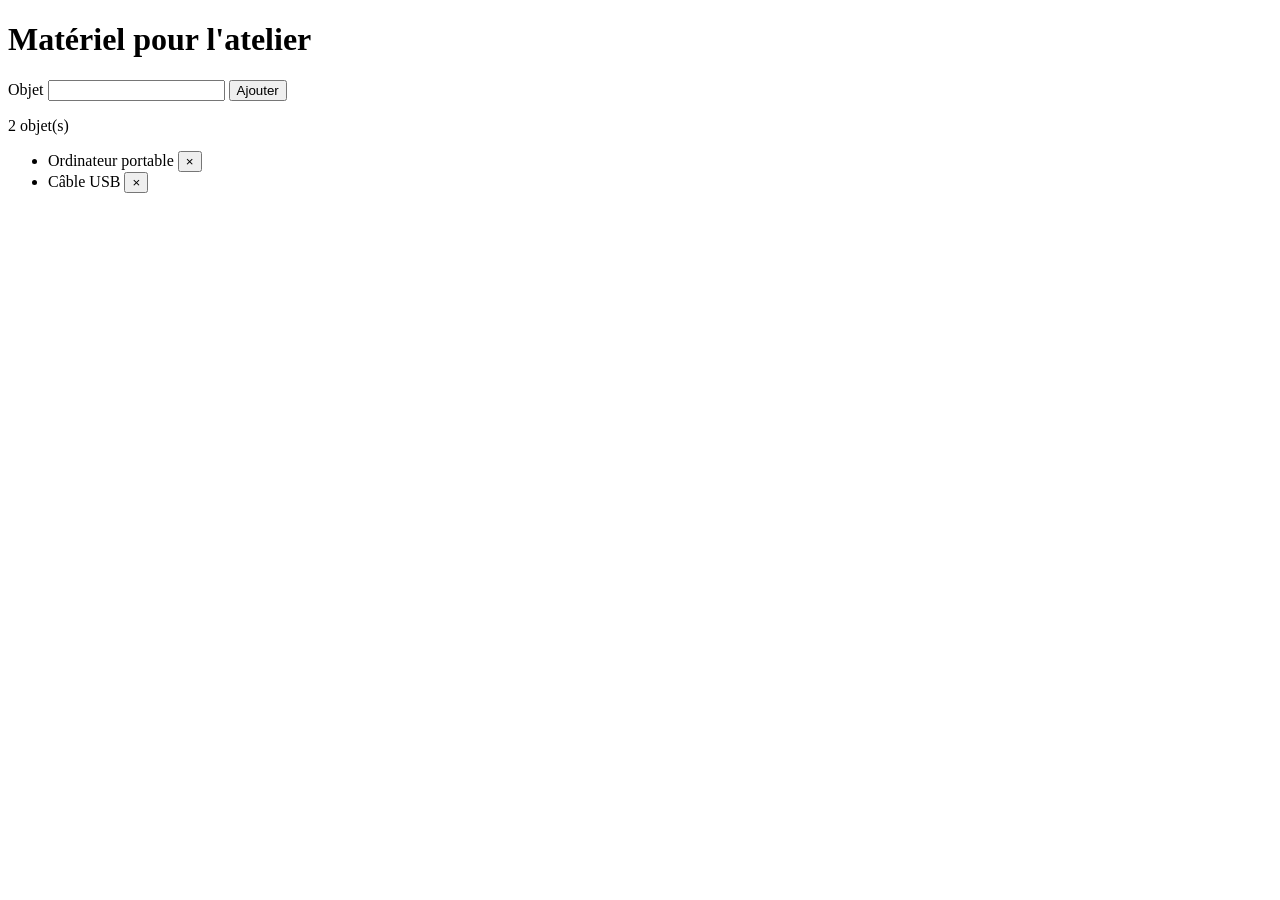
<file: semaines/S03-javascript/live-coding/demo/index.html>
<!DOCTYPE html>
<html lang="fr">
<head>
  <meta charset="UTF-8">
  <meta name="viewport" content="width=device-width, initial-scale=1">
  <title>Démo JS : matériel</title>
</head>
<body>
  <h1>Matériel pour l'atelier</h1>
  <form id="add-form">
    <label for="item">Objet</label>
    <input type="text" id="item" name="item">
    <button type="submit">Ajouter</button>
    <small id="item-error"></small>
  </form>
  <p id="count"></p>
  <ul id="list">
    <li>Ordinateur portable <button type="button" class="remove">×</button></li>
    <li>Câble USB <button type="button" class="remove">×</button></li>
  </ul>
  <script src="app.js" defer></script>
</body>
</html>
</file>
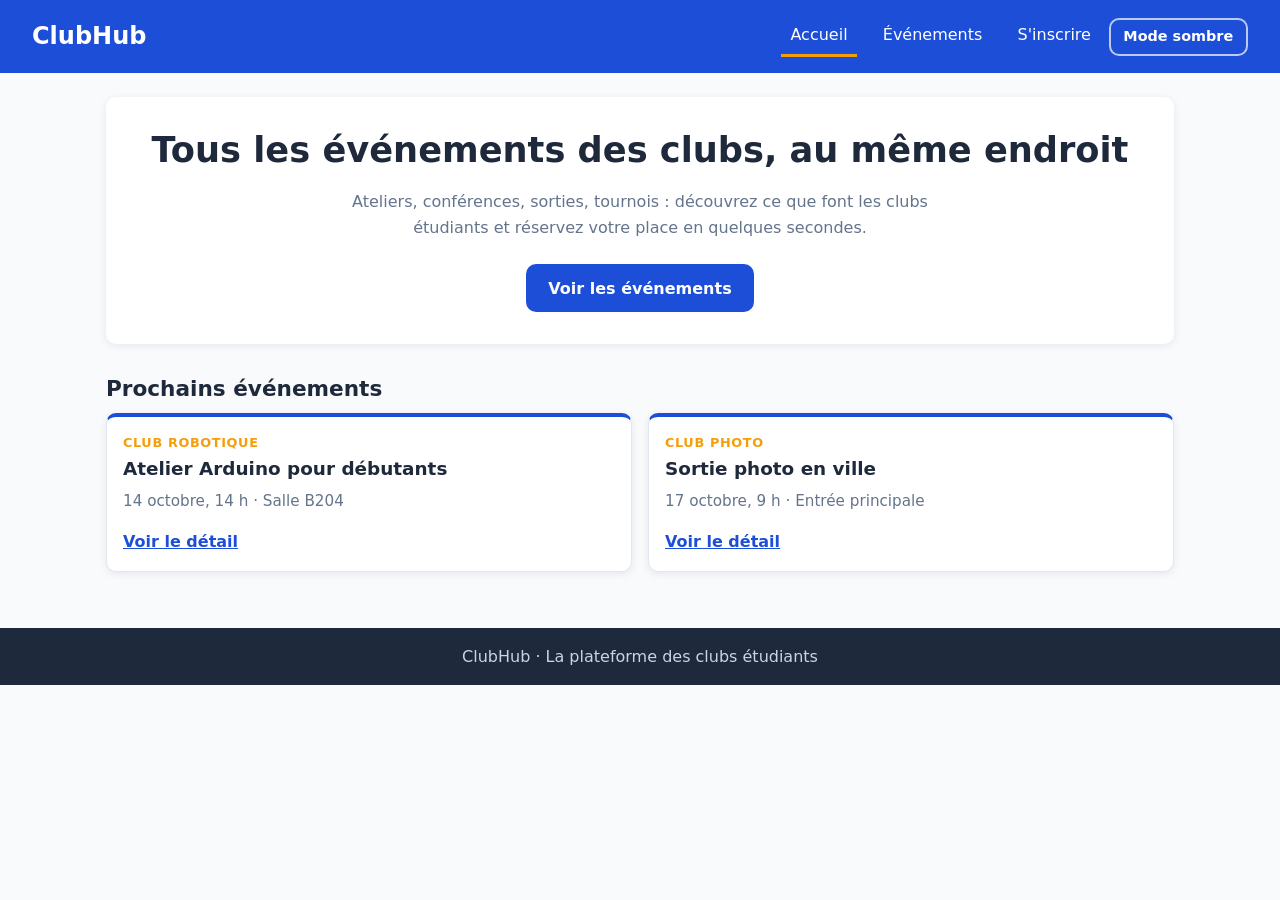
<file: semaines/S03-javascript/tp2/solution/index.html>
<!DOCTYPE html>
<html lang="fr">
<head>
  <meta charset="UTF-8">
  <meta name="viewport" content="width=device-width, initial-scale=1">
  <title>ClubHub : les événements des clubs étudiants</title>
  <link rel="stylesheet" href="css/style.css">
</head>
<body>
  <header class="site-header">
    <a class="logo" href="index.html">ClubHub</a>
    <nav>
      <ul>
        <li><a href="index.html" aria-current="page">Accueil</a></li>
        <li><a href="evenements.html">Événements</a></li>
        <li><a href="evenement.html">S'inscrire</a></li>
      </ul>
    </nav>
    <button type="button" class="theme-toggle" aria-pressed="false">Mode sombre</button>
  </header>

  <main>
    <section class="hero">
      <h1>Tous les événements des clubs, au même endroit</h1>
      <p>Ateliers, conférences, sorties, tournois : découvrez ce que font les clubs étudiants et réservez votre place en quelques secondes.</p>
      <a class="button" href="evenements.html">Voir les événements</a>
    </section>

    <section>
      <h2>Prochains événements</h2>
      <div class="event-list">
        <article class="event-card">
          <p class="club">Club Robotique</p>
          <h3>Atelier Arduino pour débutants</h3>
          <p class="meta"><time datetime="10-14">14 octobre</time>, 14 h · Salle B204</p>
          <a href="evenement.html">Voir le détail</a>
        </article>
        <article class="event-card">
          <p class="club">Club Photo</p>
          <h3>Sortie photo en ville</h3>
          <p class="meta"><time datetime="10-17">17 octobre</time>, 9 h · Entrée principale</p>
          <a href="evenement.html">Voir le détail</a>
        </article>
      </div>
    </section>
  </main>

  <footer class="site-footer">
    <p>ClubHub · La plateforme des clubs étudiants</p>
  </footer>
  <script src="js/app.js" defer></script>
</body>
</html>
</file>
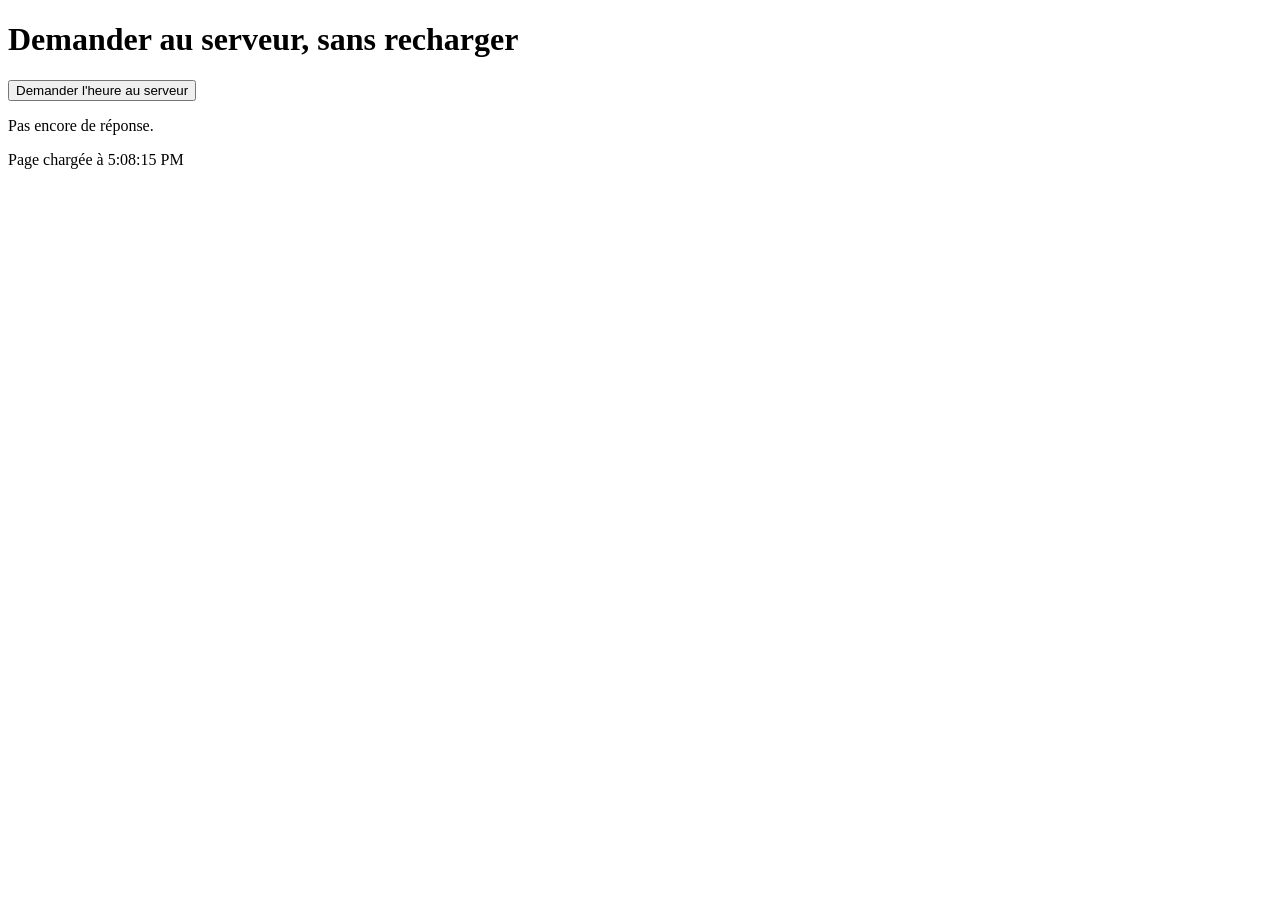
<file: semaines/S08-fetch-json/live-coding/demo/index.html>
<!DOCTYPE html>
<html lang="fr">
<head>
  <meta charset="UTF-8">
  <meta name="viewport" content="width=device-width, initial-scale=1">
  <title>Démo fetch</title>
</head>
<body>
  <h1>Demander au serveur, sans recharger</h1>
  <button type="button" id="refresh">Demander l'heure au serveur</button>
  <p id="result">Pas encore de réponse.</p>
  <p id="loaded-at"></p>

  <script>
    // La page elle même n'est chargée qu'une fois
    document.querySelector('#loaded-at').textContent = 'Page chargée à ' + new Date().toLocaleTimeString();

    const button = document.querySelector('#refresh');
    const result = document.querySelector('#result');

    button.addEventListener('click', async () => {
      result.textContent = 'Chargement...';
      try {
        const response = await fetch('api-heure.php');
        if (!response.ok) {
          throw new Error(`Erreur HTTP ${response.status}`);
        }
        const data = await response.json();
        result.textContent = `Il est ${data.time} sur le serveur. Bonjour ${data.visitor}, votre nombre : ${data.luckyNumber}.`;
      } catch (error) {
        result.textContent = 'Le serveur ne répond pas.';
        console.error(error);
      }
    });
  </script>
</body>
</html>
</file>
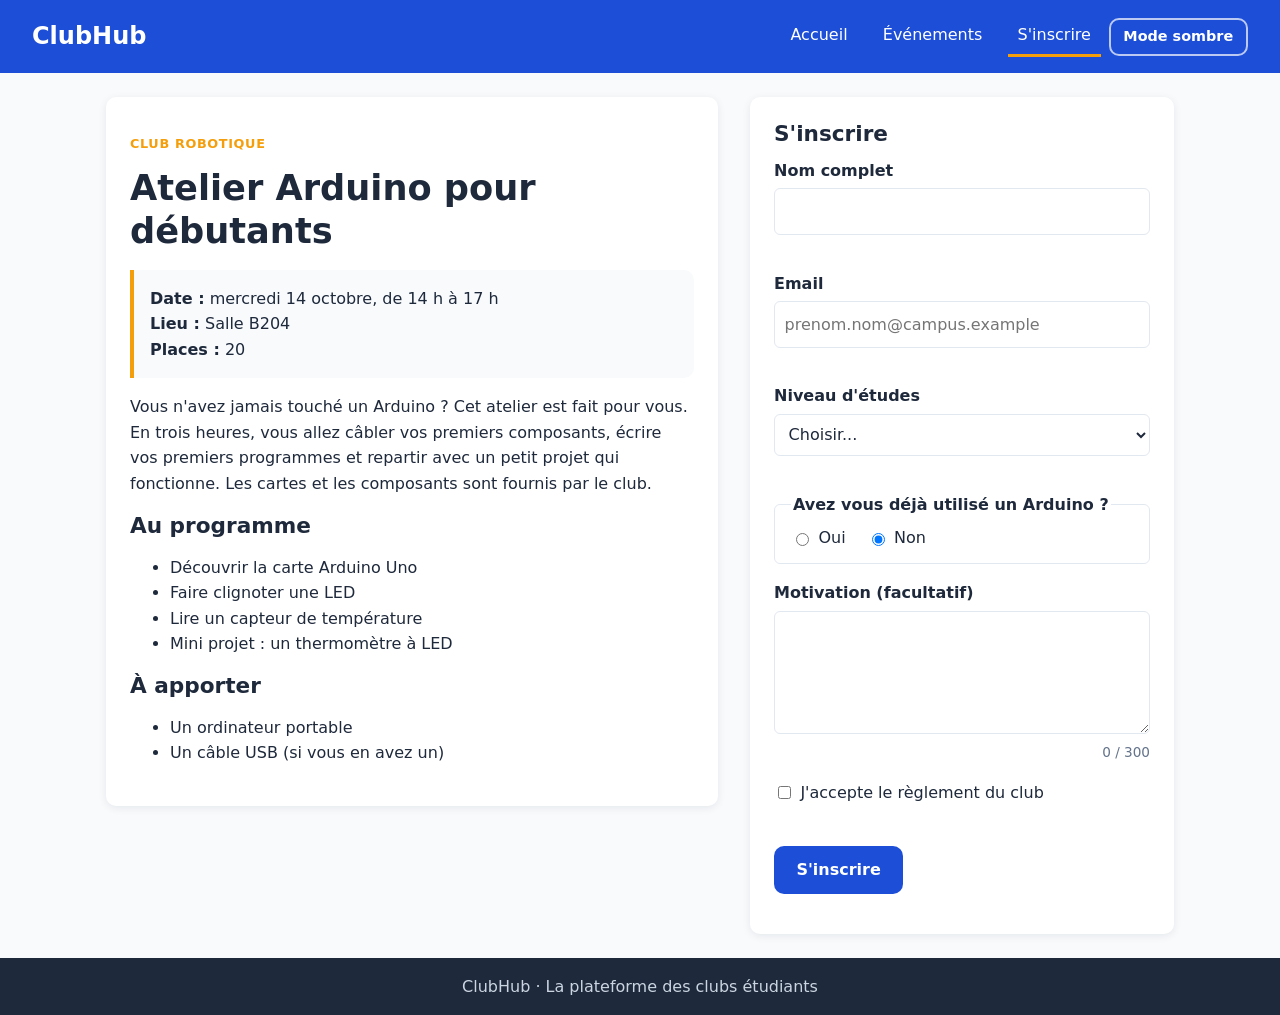
<file: semaines/S03-javascript/tp2/solution/evenement.html>
<!DOCTYPE html>
<html lang="fr">
<head>
  <meta charset="UTF-8">
  <meta name="viewport" content="width=device-width, initial-scale=1">
  <title>Atelier Arduino pour débutants · ClubHub</title>
  <link rel="stylesheet" href="css/style.css">
</head>
<body>
  <header class="site-header">
    <a class="logo" href="index.html">ClubHub</a>
    <nav>
      <ul>
        <li><a href="index.html">Accueil</a></li>
        <li><a href="evenements.html">Événements</a></li>
        <li><a href="evenement.html" aria-current="page">S'inscrire</a></li>
      </ul>
    </nav>
    <button type="button" class="theme-toggle" aria-pressed="false">Mode sombre</button>
  </header>

  <main class="event-page">
    <article class="event-detail">
      <p class="club">Club Robotique</p>
      <h1>Atelier Arduino pour débutants</h1>
      <ul class="facts">
        <li><strong>Date :</strong> <time datetime="10-14">mercredi 14 octobre</time>, de 14 h à 17 h</li>
        <li><strong>Lieu :</strong> Salle B204</li>
        <li><strong>Places :</strong> 20</li>
      </ul>

      <p>Vous n'avez jamais touché un Arduino ? Cet atelier est fait pour vous. En trois heures, vous allez câbler vos premiers composants, écrire vos premiers programmes et repartir avec un petit projet qui fonctionne. Les cartes et les composants sont fournis par le club.</p>

      <h2>Au programme</h2>
      <ul>
        <li>Découvrir la carte Arduino Uno</li>
        <li>Faire clignoter une LED</li>
        <li>Lire un capteur de température</li>
        <li>Mini projet : un thermomètre à LED</li>
      </ul>

      <h2>À apporter</h2>
      <ul>
        <li>Un ordinateur portable</li>
        <li>Un câble USB (si vous en avez un)</li>
      </ul>
    </article>

    <section class="registration">
      <h2>S'inscrire</h2>
      <form action="inscription.php" method="post" id="registration-form">
        <p>
          <label for="name">Nom complet</label>
          <input type="text" id="name" name="name" required minlength="3" autocomplete="name">
          <small class="field-error" id="name-error"></small>
        </p>
        <p>
          <label for="email">Email</label>
          <input type="email" id="email" name="email" required autocomplete="email" placeholder="prenom.nom@campus.example">
          <small class="field-error" id="email-error"></small>
        </p>
        <p>
          <label for="level">Niveau d'études</label>
          <select id="level" name="level" required>
            <option value="">Choisir...</option>
            <option value="1">1re année</option>
            <option value="2">2e année</option>
            <option value="3">3e année</option>
          </select>
          <small class="field-error" id="level-error"></small>
        </p>
        <fieldset>
          <legend>Avez vous déjà utilisé un Arduino ?</legend>
          <label><input type="radio" name="experience" value="yes"> Oui</label>
          <label><input type="radio" name="experience" value="no" checked> Non</label>
        </fieldset>
        <p>
          <label for="motivation">Motivation (facultatif)</label>
          <textarea id="motivation" name="motivation" rows="4" maxlength="300"></textarea>
          <small class="counter" id="motivation-count">0 / 300</small>
        </p>
        <p>
          <label><input type="checkbox" id="rules" name="rules" value="1" required> J'accepte le règlement du club</label>
          <small class="field-error" id="rules-error"></small>
        </p>
        <p>
          <button type="submit">S'inscrire</button>
        </p>
        <p class="form-success" hidden>Merci ! Votre inscription est prête à être envoyée. (L'envoi au serveur arrive en séance 4.)</p>
      </form>
    </section>
  </main>

  <footer class="site-footer">
    <p>ClubHub · La plateforme des clubs étudiants</p>
  </footer>
  <script src="js/app.js" defer></script>
</body>
</html>
</file>
<file: semaines/S03-javascript/tp2/solution/css/style.css>
/* ==========================================================
   ClubHub : feuille de style (corrigé TP1)
   Approche mobile first : styles de base pour petit écran,
   puis media queries pour les écrans plus larges.
   ========================================================== */

/* 1. Variables ---------------------------------------------- */
:root {
  --color-primary: #1d4ed8;
  --color-primary-dark: #1e3a8a;
  --color-accent: #f59e0b;
  --color-text: #1e293b;
  --color-muted: #64748b;
  --color-bg: #f8fafc;
  --color-surface: #ffffff;
  --color-border: #e2e8f0;
  --radius: 10px;
  --space: 1rem;
  --shadow: 0 2px 8px rgba(15, 23, 42, 0.08);
  --max-width: 1100px;
  --color-footer: #1e293b;
  --color-error: #b91c1c;
  --color-success: #047857;
}

/* 2. Base --------------------------------------------------- */
*,
*::before,
*::after {
  box-sizing: border-box;
}

body {
  margin: 0;
  font-family: system-ui, "Segoe UI", Roboto, Arial, sans-serif;
  font-size: 1rem;
  line-height: 1.6;
  color: var(--color-text);
  background: var(--color-bg);
}

h1, h2, h3 {
  line-height: 1.2;
  margin: 0 0 0.5em;
}

h1 { font-size: 1.8rem; }
h2 { font-size: 1.35rem; }
h3 { font-size: 1.15rem; }

a {
  color: var(--color-primary);
}

a:hover,
a:focus-visible {
  color: var(--color-primary-dark);
}

img {
  max-width: 100%;
  height: auto;
}

main {
  max-width: var(--max-width);
  margin: 0 auto;
  padding: calc(var(--space) * 1.5) var(--space);
}

/* 3. En-tête et navigation ---------------------------------- */
.site-header {
  display: flex;
  flex-direction: column;
  align-items: center;
  gap: 0.5rem;
  padding: var(--space);
  background: var(--color-primary);
}

.logo {
  font-size: 1.5rem;
  font-weight: 800;
  color: #fff;
  text-decoration: none;
}

.site-header nav ul {
  display: flex;
  flex-wrap: wrap;
  justify-content: center;
  gap: 0.25rem 1rem;
  margin: 0;
  padding: 0;
  list-style: none;
}

.site-header nav a {
  display: block;
  padding: 0.4rem 0.6rem;
  color: #fff;
  text-decoration: none;
  border-bottom: 3px solid transparent;
}

.site-header nav a:hover,
.site-header nav a:focus-visible,
.site-header nav a[aria-current="page"] {
  color: #fff;
  border-bottom-color: var(--color-accent);
}

/* 4. Bandeau d'accueil -------------------------------------- */
.hero {
  padding: calc(var(--space) * 2) var(--space);
  margin-bottom: calc(var(--space) * 2);
  text-align: center;
  background: var(--color-surface);
  border-radius: var(--radius);
  box-shadow: var(--shadow);
}

.hero p {
  max-width: 60ch;
  margin: 0 auto 1.5rem;
  color: var(--color-muted);
}

/* 5. Boutons ------------------------------------------------ */
.button,
button {
  display: inline-block;
  padding: 0.7rem 1.4rem;
  font: inherit;
  font-weight: 600;
  color: #fff;
  background: var(--color-primary);
  border: none;
  border-radius: var(--radius);
  text-decoration: none;
  cursor: pointer;
}

.button:hover,
.button:focus-visible,
button:hover,
button:focus-visible {
  color: #fff;
  background: var(--color-primary-dark);
}

/* 6. Cartes d'événements ------------------------------------ */
.event-list {
  display: flex;
  flex-direction: column;
  gap: var(--space);
  margin-bottom: calc(var(--space) * 2);
}

.event-card {
  display: flex;
  flex-direction: column;
  padding: var(--space);
  background: var(--color-surface);
  border: 1px solid var(--color-border);
  border-top: 4px solid var(--color-primary);
  border-radius: var(--radius);
  box-shadow: var(--shadow);
}

.event-card h2,
.event-card h3 {
  font-size: 1.15rem;
}

.event-card p {
  margin: 0 0 0.25rem;
}

.event-card a {
  margin-top: auto;           /* pousse le lien en bas de la carte */
  padding-top: 0.75rem;
  font-weight: 600;
}

.club {
  font-size: 0.8rem;
  font-weight: 700;
  letter-spacing: 0.05em;
  text-transform: uppercase;
  color: var(--color-accent);
}

.meta {
  color: var(--color-muted);
  font-size: 0.95rem;
}

.places strong {
  color: var(--color-primary);
}

/* 7. Tableau ------------------------------------------------ */
table {
  width: 100%;
  border-collapse: collapse;
  background: var(--color-surface);
  box-shadow: var(--shadow);
}

th,
td {
  padding: 0.6rem 0.8rem;
  text-align: left;
  border-bottom: 1px solid var(--color-border);
}

th {
  color: #fff;
  background: var(--color-primary);
}

tbody tr:nth-child(even) {
  background: var(--color-bg);
}

/* 8. Page d'un événement ------------------------------------ */
.event-page {
  display: flex;
  flex-direction: column;
  gap: calc(var(--space) * 2);
}

.event-detail,
.registration {
  padding: calc(var(--space) * 1.5);
  background: var(--color-surface);
  border-radius: var(--radius);
  box-shadow: var(--shadow);
}

.facts {
  padding: var(--space);
  list-style: none;
  background: var(--color-bg);
  border-left: 4px solid var(--color-accent);
  border-radius: 0 var(--radius) var(--radius) 0;
}

/* 9. Formulaire --------------------------------------------- */
form p {
  margin: 0 0 1rem;
}

label {
  display: block;
  margin-bottom: 0.3rem;
  font-weight: 600;
}

input[type="text"],
input[type="email"],
select,
textarea {
  width: 100%;
  padding: 0.6rem;
  font: inherit;
  color: inherit;
  background: var(--color-surface);
  border: 1px solid var(--color-border);
  border-radius: 6px;
}

input:focus,
select:focus,
textarea:focus {
  outline: 3px solid rgba(29, 78, 216, 0.3);
  border-color: var(--color-primary);
}

fieldset {
  margin: 0 0 1rem;
  padding: 0.5rem 1rem;
  border: 1px solid var(--color-border);
  border-radius: 6px;
}

legend {
  font-weight: 600;
}

/* Labels qui contiennent une case ou un bouton radio : sur une ligne */
fieldset label,
label:has(input[type="checkbox"]) {
  display: inline-flex;
  align-items: center;
  gap: 0.4rem;
  margin-right: 1rem;
  font-weight: 400;
}

button[type="submit"] {
  width: 100%;
}

/* 10. Pied de page ------------------------------------------ */
.site-footer {
  padding: var(--space);
  text-align: center;
  color: #cbd5e1;
  background: var(--color-footer);
}

.site-footer p {
  margin: 0;
}

/* ==========================================================
   Tablette : à partir de 640 px
   ========================================================== */
@media (min-width: 640px) {
  .site-header {
    flex-direction: row;
    justify-content: space-between;
    padding: var(--space) calc(var(--space) * 2);
  }

  .event-list {
    flex-direction: row;
    flex-wrap: wrap;
  }

  .event-card {
    flex: 1 1 calc(50% - var(--space));   /* 2 cartes par ligne */
  }

  h1 { font-size: 2.2rem; }
}

/* ==========================================================
   Ordinateur : à partir de 960 px
   ========================================================== */
@media (min-width: 960px) {
  .event-card {
    flex: 1 1 calc(33.333% - var(--space));   /* 3 cartes par ligne */
  }

  .event-page {
    flex-direction: row;
    align-items: flex-start;
  }

  .event-detail {
    flex: 3;
  }

  .registration {
    flex: 2;
    position: sticky;
    top: var(--space);
  }

  button[type="submit"] {
    width: auto;
  }
}

/* ==========================================================
   TP2 : styles pour le JavaScript (donnés)
   ========================================================== */

[hidden] {
  display: none !important;   /* un élément caché par JS reste caché, même si c'est un flex item */
}

.theme-toggle {
  padding: 0.35rem 0.8rem;
  font-size: 0.9rem;
  color: #fff;
  background: transparent;
  border: 2px solid rgba(255, 255, 255, 0.7);
}

.theme-toggle:hover,
.theme-toggle:focus-visible {
  background: rgba(255, 255, 255, 0.15);
}

@media (min-width: 640px) {
  .site-header nav {
    margin-left: auto;   /* la navigation part à droite, le bouton reste à côté */
  }
}

.filters {
  display: flex;
  flex-wrap: wrap;
  gap: 0 var(--space);
  padding: var(--space);
  margin-bottom: var(--space);
  background: var(--color-surface);
  border-radius: var(--radius);
  box-shadow: var(--shadow);
}

.filters p {
  flex: 1 1 200px;
  margin: 0 0 0.5rem;
}

.filters input,
.filters select {
  width: 100%;
  padding: 0.5rem;
  font: inherit;
  color: inherit;
  background: var(--color-surface);
  border: 1px solid var(--color-border);
  border-radius: 6px;
}

.results-count {
  color: var(--color-muted);
}

.empty-message {
  padding: var(--space);
  text-align: center;
  background: var(--color-surface);
  border: 2px dashed var(--color-border);
  border-radius: var(--radius);
}

.field-error {
  display: block;
  min-height: 1.2em;
  margin-top: 0.2rem;
  font-size: 0.85rem;
  color: var(--color-error);
}

.is-invalid {
  border-color: var(--color-error) !important;
  outline: 2px solid rgba(185, 28, 28, 0.25);
}

.counter {
  display: block;
  text-align: right;
  font-size: 0.85rem;
  color: var(--color-muted);
}

.counter.is-near-limit {
  color: #b45309;
  font-weight: 700;
}

.form-success {
  padding: 0.75rem;
  color: var(--color-success);
  background: #ecfdf5;
  border-radius: 6px;
}

/* Mode sombre : on redéfinit seulement les variables.
   Tout le reste du CSS suit automatiquement. */
[data-theme="dark"] {
  --color-text: #e2e8f0;
  --color-muted: #94a3b8;
  --color-bg: #0f172a;
  --color-surface: #1e293b;
  --color-border: #334155;
  --color-primary: #3b82f6;
  --color-footer: #020617;
  --shadow: 0 2px 8px rgba(0, 0, 0, 0.4);
}

[data-theme="dark"] a:not(.button, .logo, .site-header nav a) {
  color: #93c5fd;
}

[data-theme="dark"] .form-success {
  background: #064e3b;
  color: #a7f3d0;
}
</file>
